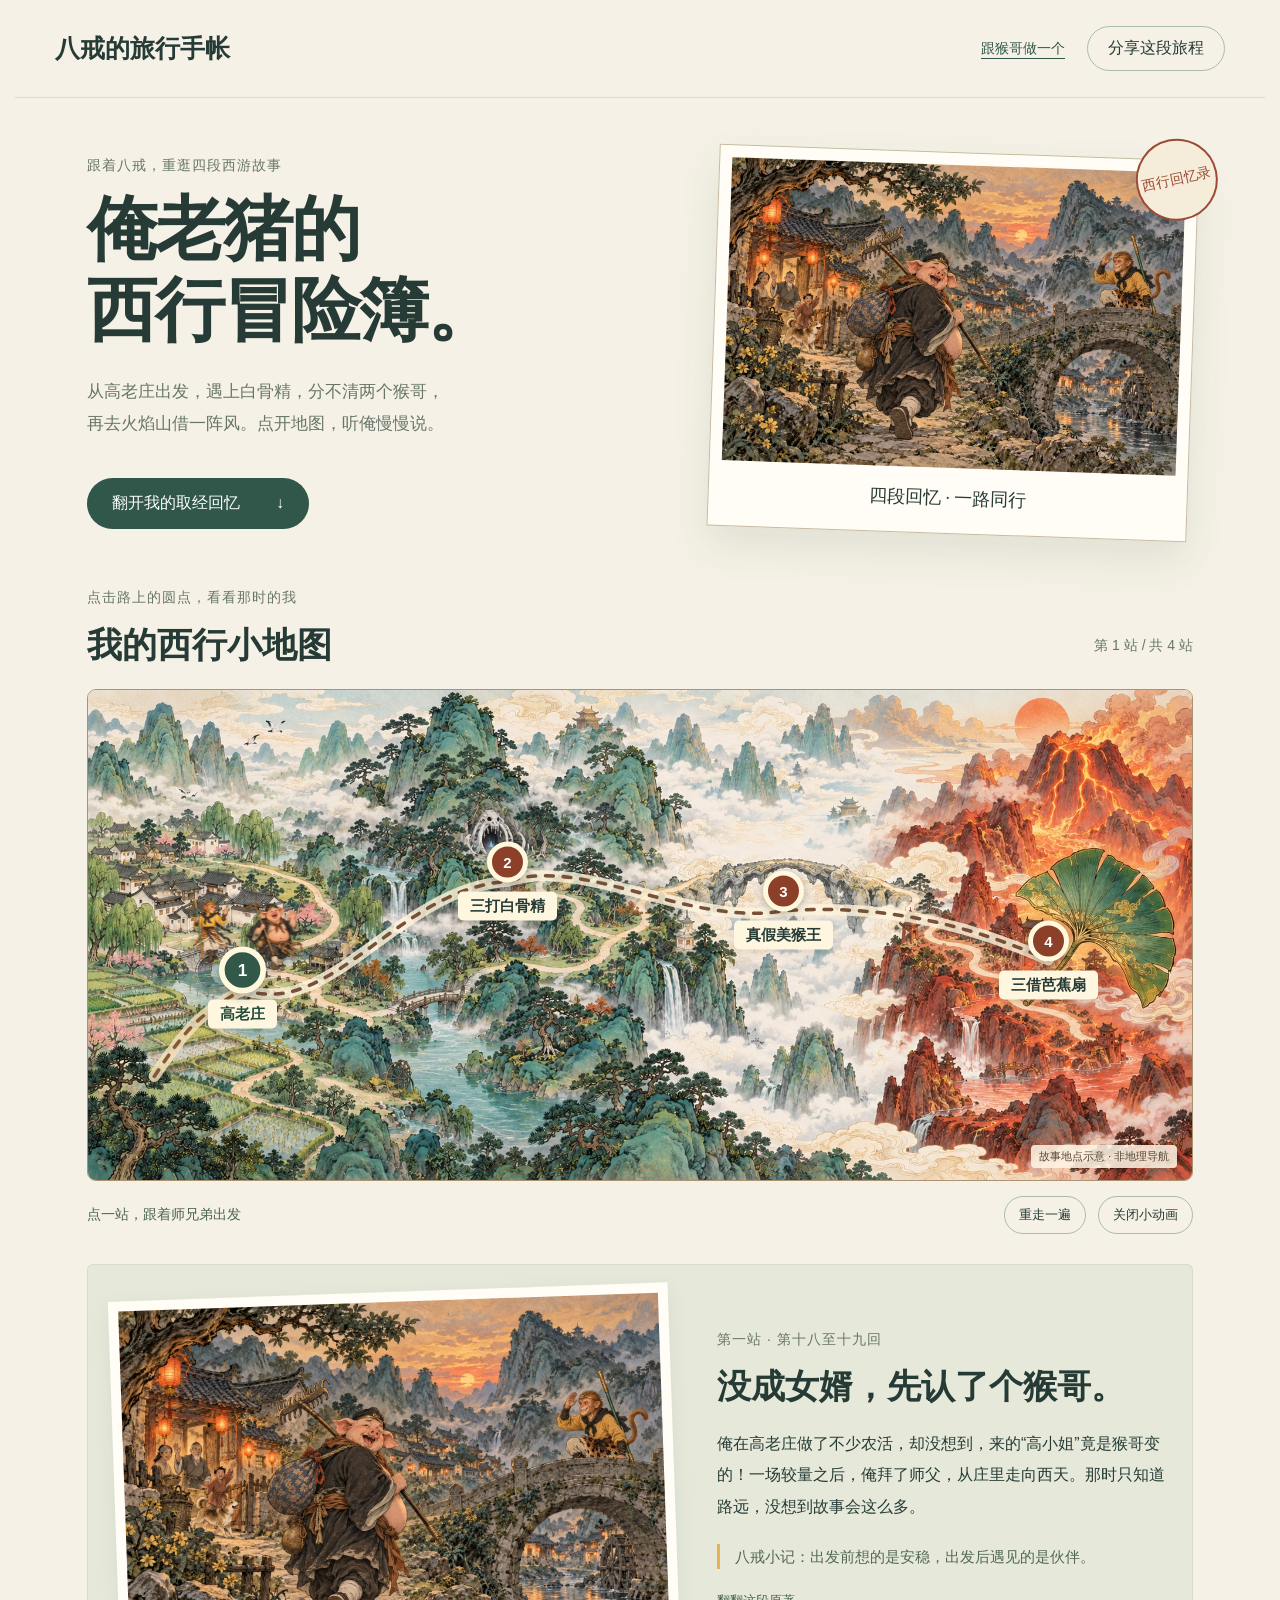
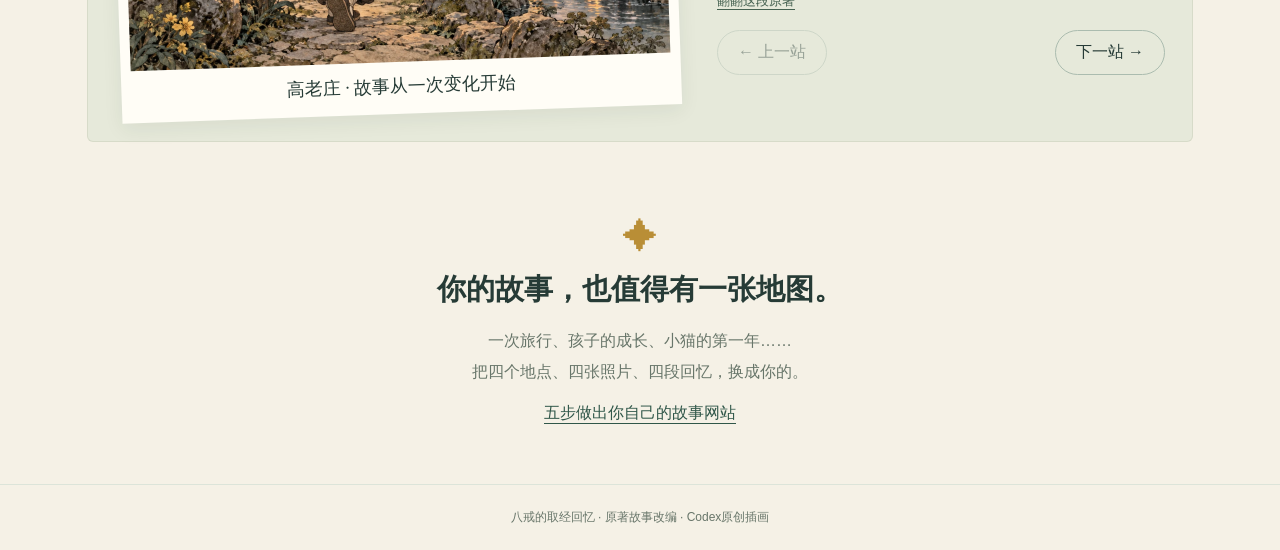
<file: index.html>
<!doctype html>
<html lang="zh-CN">
<head><meta charset="utf-8"><meta name="viewport" content="width=device-width,initial-scale=1"><title>八戒的取经回忆地图</title><meta name="description" content="点开一站，翻开一段取经回忆。一个可以换成自己人生故事的小网站。"><link rel="stylesheet" href="style.css"><link rel="stylesheet" href="storybook.css"><link rel="stylesheet" href="travel.css"></head>
<body>
<header><a class="brand" href="#">八戒的旅行手帐</a><nav><a href="steps.html">跟猴哥做一个</a><button id="share">分享这段旅程</button></nav></header>
<main>
<section class="intro"><div><p class="small">跟着八戒，重逛四段西游故事</p><h1>俺老猪的<br>西行冒险簿。</h1><p class="lead">从高老庄出发，遇上白骨精，分不清两个猴哥，<br>再去火焰山借一阵风。点开地图，听俺慢慢说。</p><a class="start" href="#journey">翻开我的取经回忆 <span>↓</span></a></div><div class="cover"><span class="stamp">西行回忆录</span><div class="cover-art" id="coverArt"></div><p>四段回忆 · 一路同行</p></div></section>
<section id="journey" class="journey"><div class="section-head"><div><p class="small">点击路上的圆点，看看那时的我</p><h2>我的西行小地图</h2></div><p id="count">第一站 / 共四站</p></div>
<div class="map-scroll"><div class="map" aria-label="取经回忆路线，示意地图"><img class="landscape story-map" src="images/map-v2.webp" alt="高老庄、白虎岭、云间辨真与火焰山的手绘西游地图"><div id="pins"></div><span class="map-note">故事地点示意 · 非地理导航</span></div></div><p class="mobile-hint">左右滑动地图，点开路上的故事</p>
<div class="memory"><div class="picture"><img id="storyImage" alt=""><span id="caption"></span></div><article aria-live="polite"><p class="small" id="chapter"></p><h3 id="storyTitle"></h3><p id="storyText"></p><p class="thought" id="thought"></p><a id="sourceLink" target="_blank" rel="noopener">翻翻这段原著</a><div class="turn"><button id="prev" aria-label="上一站">← 上一站</button><button id="next" aria-label="下一站">下一站 →</button></div></article></div>
</section>
<section class="ending"><span>✦</span><h2>你的故事，也值得有一张地图。</h2><p>一次旅行、孩子的成长、小猫的第一年……<br>把四个地点、四张照片、四段回忆，换成你的。</p><a href="steps.html">五步做出你自己的故事网站</a></section>
</main><footer>八戒的取经回忆 · 原著故事改编 · Codex原创插画</footer><p id="status" role="status"></p>
<script src="data.js"></script><script src="app.js"></script><script src="travel.js"></script>
</body></html>
</file>
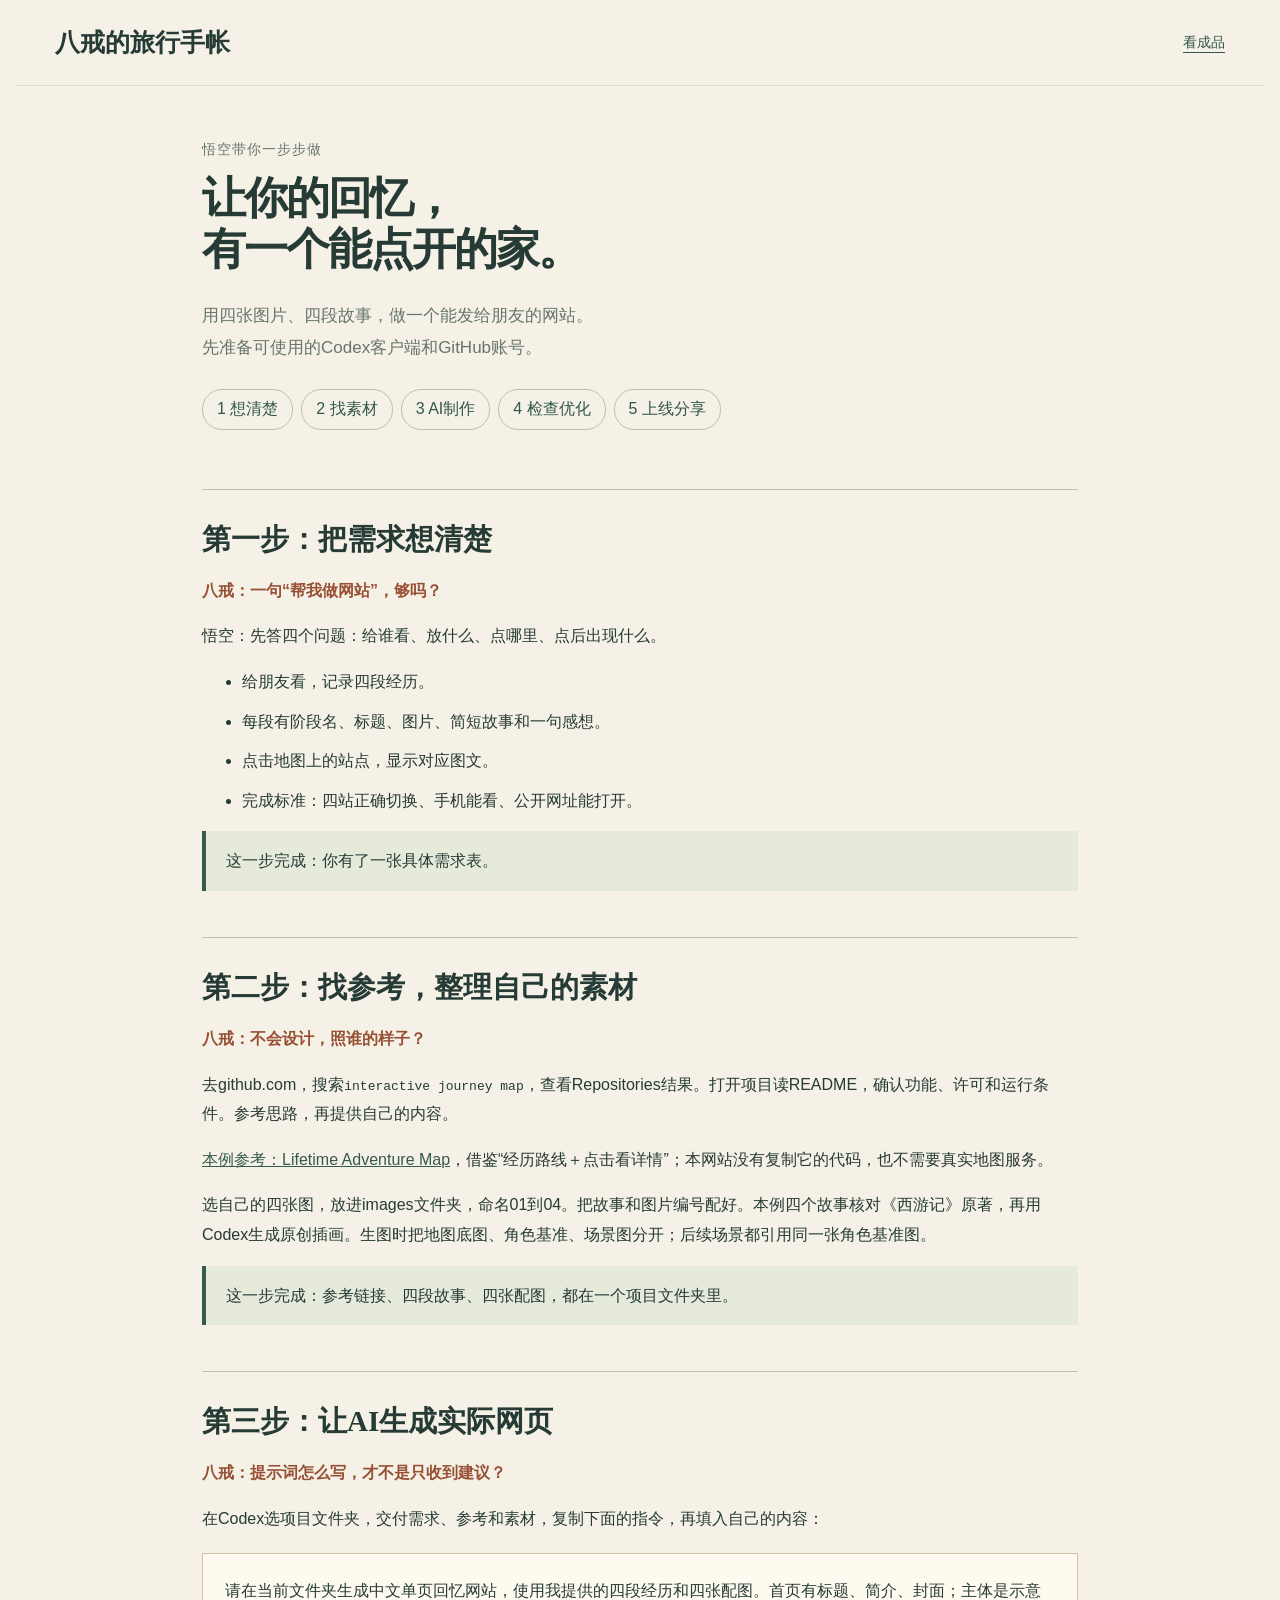
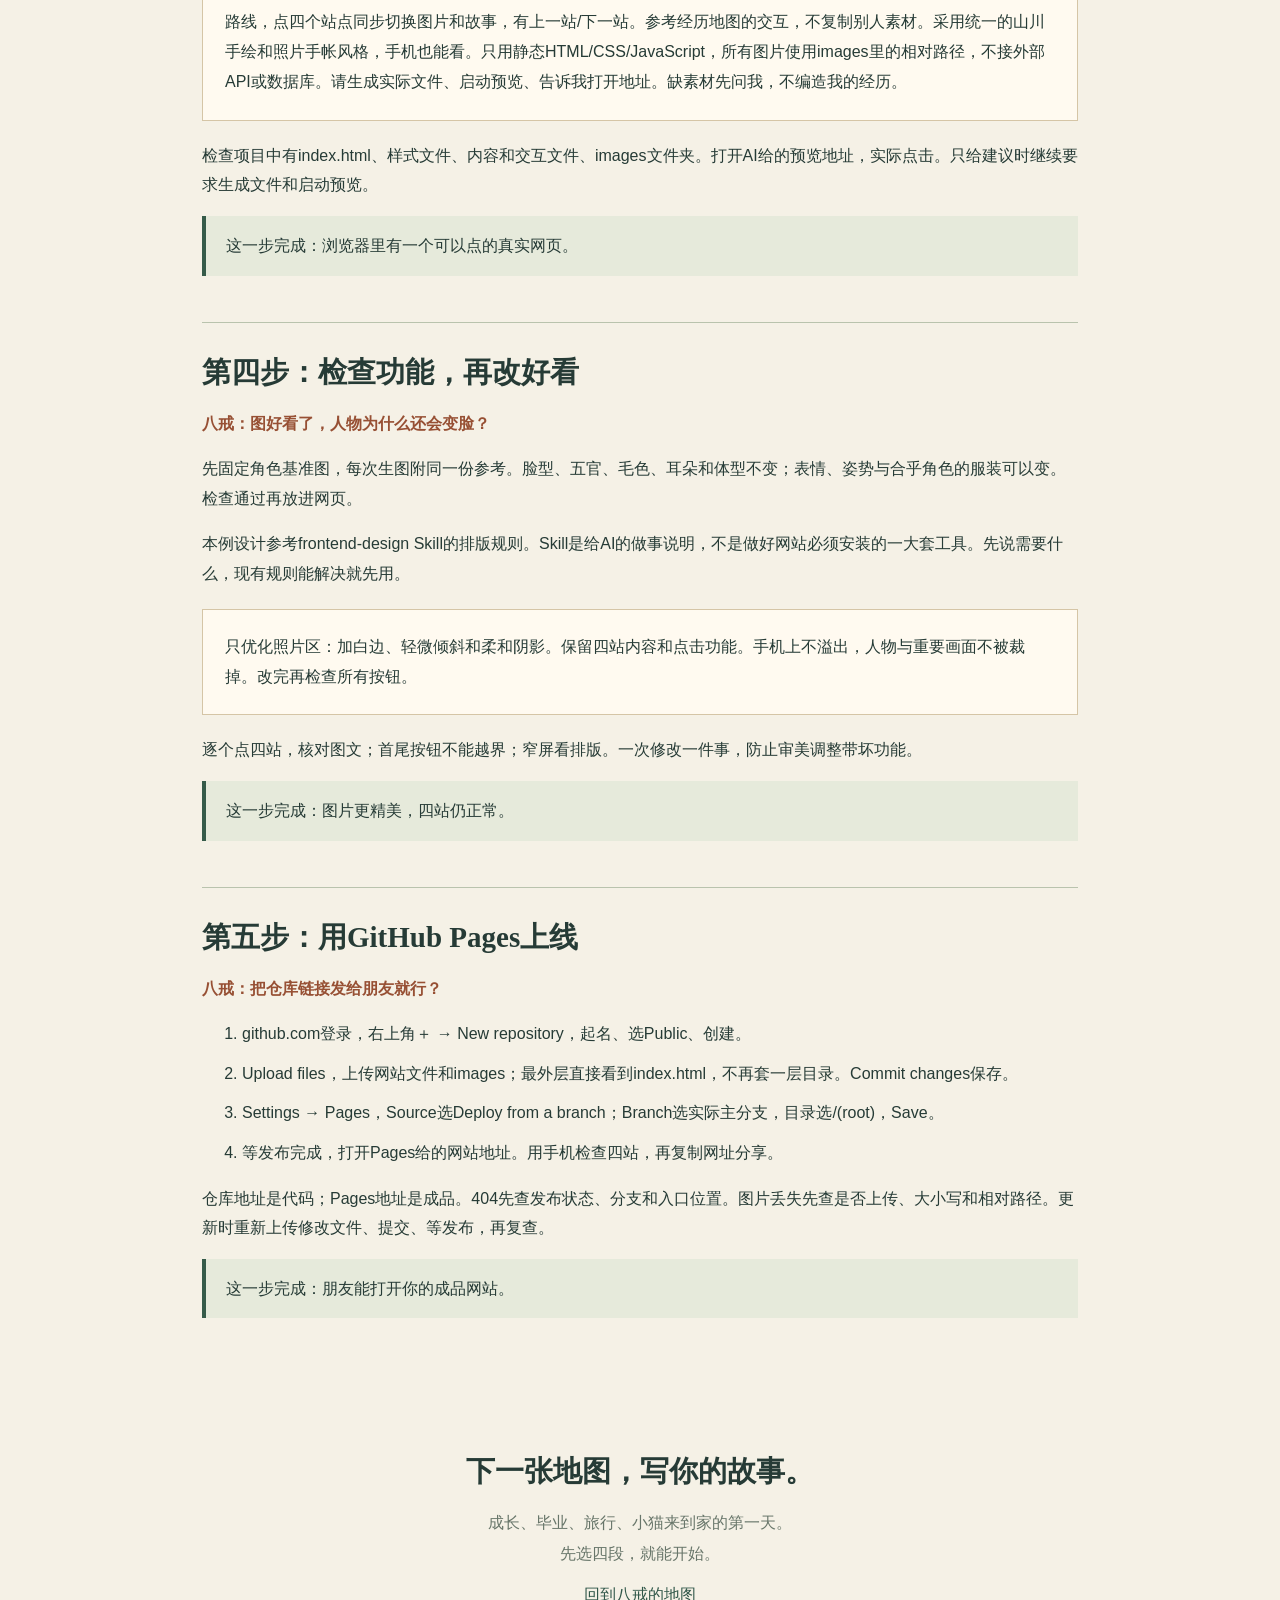
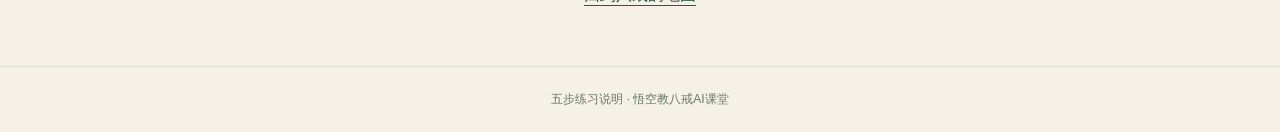
<file: steps.html>
<!doctype html><html lang="zh-CN"><head><meta charset="utf-8"><meta name="viewport" content="width=device-width,initial-scale=1"><title>跟猴哥做一个故事网站 · 五步跟做</title><link rel="stylesheet" href="style.css"><link rel="stylesheet" href="storybook.css"><style>main{max-width:940px}.lesson-top{padding:55px 0 35px}h1{font-size:44px}.route{display:flex;gap:8px;flex-wrap:wrap;margin:24px 0}.route a{padding:9px 14px;border:1px solid #b9c3ad;border-radius:20px;color:#305749;text-decoration:none}.step{padding:30px 0;border-top:1px solid #b9c3ad;scroll-margin-top:25px}.step h2{font-size:29px}.step p,.step li{line-height:1.85}.step li{margin-bottom:10px}.result{background:#e6eadb;padding:15px 20px;border-left:4px solid #355b49}blockquote{margin:20px 0;padding:22px;background:#fffaf0;border:1px solid #d5c5a6;line-height:1.9}.question{font-weight:bold;color:#975034}code{overflow-wrap:anywhere}.reference{color:#355b49}header nav a{font-size:14px}@media(max-width:600px){h1{font-size:34px}}</style></head><body><header><a class="brand" href="index.html">八戒的旅行手帐</a><nav><a href="index.html">看成品</a></nav></header><main><section class="lesson-top"><p class="small">悟空带你一步步做</p><h1>让你的回忆，<br>有一个能点开的家。</h1><p class="lead">用四张图片、四段故事，做一个能发给朋友的网站。<br>先准备可使用的Codex客户端和GitHub账号。</p><nav class="route"><a href="#s1">1 想清楚</a><a href="#s2">2 找素材</a><a href="#s3">3 AI制作</a><a href="#s4">4 检查优化</a><a href="#s5">5 上线分享</a></nav></section>
<section class="step" id="s1"><h2>第一步：把需求想清楚</h2><p class="question">八戒：一句“帮我做网站”，够吗？</p><p>悟空：先答四个问题：给谁看、放什么、点哪里、点后出现什么。</p><ul><li>给朋友看，记录四段经历。</li><li>每段有阶段名、标题、图片、简短故事和一句感想。</li><li>点击地图上的站点，显示对应图文。</li><li>完成标准：四站正确切换、手机能看、公开网址能打开。</li></ul><p class="result">这一步完成：你有了一张具体需求表。</p></section>
<section class="step" id="s2"><h2>第二步：找参考，整理自己的素材</h2><p class="question">八戒：不会设计，照谁的样子？</p><p>去github.com，搜索<code>interactive journey map</code>，查看Repositories结果。打开项目读README，确认功能、许可和运行条件。参考思路，再提供自己的内容。</p><p><a class="reference" href="https://github.com/SnailEngineering/lifetime-adventure-map" target="_blank" rel="noopener">本例参考：Lifetime Adventure Map</a>，借鉴“经历路线＋点击看详情”；本网站没有复制它的代码，也不需要真实地图服务。</p><p>选自己的四张图，放进images文件夹，命名01到04。把故事和图片编号配好。本例四个故事核对《西游记》原著，再用Codex生成原创插画。生图时把地图底图、角色基准、场景图分开；后续场景都引用同一张角色基准图。</p><p class="result">这一步完成：参考链接、四段故事、四张配图，都在一个项目文件夹里。</p></section>
<section class="step" id="s3"><h2>第三步：让AI生成实际网页</h2><p class="question">八戒：提示词怎么写，才不是只收到建议？</p><p>在Codex选项目文件夹，交付需求、参考和素材，复制下面的指令，再填入自己的内容：</p><blockquote>请在当前文件夹生成中文单页回忆网站，使用我提供的四段经历和四张配图。首页有标题、简介、封面；主体是示意路线，点四个站点同步切换图片和故事，有上一站/下一站。参考经历地图的交互，不复制别人素材。采用统一的山川手绘和照片手帐风格，手机也能看。只用静态HTML/CSS/JavaScript，所有图片使用images里的相对路径，不接外部API或数据库。请生成实际文件、启动预览、告诉我打开地址。缺素材先问我，不编造我的经历。</blockquote><p>检查项目中有index.html、样式文件、内容和交互文件、images文件夹。打开AI给的预览地址，实际点击。只给建议时继续要求生成文件和启动预览。</p><p class="result">这一步完成：浏览器里有一个可以点的真实网页。</p></section>
<section class="step" id="s4"><h2>第四步：检查功能，再改好看</h2><p class="question">八戒：图好看了，人物为什么还会变脸？</p><p>先固定角色基准图，每次生图附同一份参考。脸型、五官、毛色、耳朵和体型不变；表情、姿势与合乎角色的服装可以变。检查通过再放进网页。</p><p>本例设计参考frontend-design Skill的排版规则。Skill是给AI的做事说明，不是做好网站必须安装的一大套工具。先说需要什么，现有规则能解决就先用。</p><blockquote>只优化照片区：加白边、轻微倾斜和柔和阴影。保留四站内容和点击功能。手机上不溢出，人物与重要画面不被裁掉。改完再检查所有按钮。</blockquote><p>逐个点四站，核对图文；首尾按钮不能越界；窄屏看排版。一次修改一件事，防止审美调整带坏功能。</p><p class="result">这一步完成：图片更精美，四站仍正常。</p></section>
<section class="step" id="s5"><h2>第五步：用GitHub Pages上线</h2><p class="question">八戒：把仓库链接发给朋友就行？</p><ol><li>github.com登录，右上角＋ → New repository，起名、选Public、创建。</li><li>Upload files，上传网站文件和images；最外层直接看到index.html，不再套一层目录。Commit changes保存。</li><li>Settings → Pages，Source选Deploy from a branch；Branch选实际主分支，目录选/(root)，Save。</li><li>等发布完成，打开Pages给的网站地址。用手机检查四站，再复制网址分享。</li></ol><p>仓库地址是代码；Pages地址是成品。404先查发布状态、分支和入口位置。图片丢失先查是否上传、大小写和相对路径。更新时重新上传修改文件、提交、等发布，再复查。</p><p class="result">这一步完成：朋友能打开你的成品网站。</p></section><section class="ending"><h2>下一张地图，写你的故事。</h2><p>成长、毕业、旅行、小猫来到家的第一天。<br>先选四段，就能开始。</p><a href="index.html">回到八戒的地图</a></section></main><footer>五步练习说明 · 悟空教八戒AI课堂</footer></body></html>
</file>
<file: style.css>
:root{--ink:#243e36;--paper:#f8faf5;--green:#355b49;--gold:#e7b550;--muted:#62776a}*{box-sizing:border-box}html{scroll-behavior:smooth;scroll-padding-top:24px}body{margin:0;color:var(--ink);background:var(--paper);font-family:"Microsoft YaHei","PingFang SC",sans-serif}header{max-width:1250px;margin:auto;padding:26px 40px;display:flex;justify-content:space-between;align-items:center;border-bottom:1px solid #dce4d9}.brand{font-family:"STKaiti","KaiTi",serif;font-size:25px;font-weight:bold;color:var(--ink);text-decoration:none}button,a.start{font:inherit}button{cursor:pointer;background:transparent;border:1px solid #abbcaf;border-radius:30px;padding:11px 20px;color:var(--ink)}button:hover{background:#e7eee3}button:disabled{opacity:.4;cursor:default}button:focus-visible,a:focus-visible{outline:3px solid #b87814;outline-offset:5px}main{max-width:1170px;margin:auto;padding:0 32px}.intro{display:grid;grid-template-columns:1.2fr 1fr;gap:70px;padding:68px 0 74px;align-items:center}.small{font-size:14px;letter-spacing:1px;color:var(--muted);margin:0 0 15px}h1,h2,h3{font-family:"STKaiti","KaiTi","Songti SC",serif}h1{font-size:64px;line-height:1.18;letter-spacing:-2px;margin:0 0 25px}p.lead{font-size:17px;line-height:1.9;color:var(--muted)}.start{display:inline-flex;gap:36px;align-items:center;background:var(--green);color:white;border-radius:30px;padding:15px 25px;text-decoration:none;margin-top:20px}.cover{position:relative;background:#fff;transform:rotate(3deg);padding:18px 18px 8px;box-shadow:0 18px 42px #26443719;border:1px solid #e0e6dd}.cover-art svg{width:100%;display:block}.cover p{text-align:center;font-family:"KaiTi",serif;font-size:18px}.stamp{position:absolute;right:-20px;top:-22px;z-index:1;border:2px solid #a25142;color:#a25142;border-radius:50%;width:82px;height:82px;display:grid;place-items:center;background:#faf6e7;transform:rotate(-14deg);font-size:14px}.section-head{display:flex;justify-content:space-between;align-items:end;margin-bottom:24px}h2{font-size:35px;margin:0}.section-head>p{font-size:14px;color:var(--muted)}.map{position:relative;height:350px;border-radius:7px;overflow:hidden;border:1px solid #cbd9cd}.landscape{width:100%;height:100%;position:absolute}.pin{position:absolute;transform:translate(-50%,-50%);padding:0;border:0;background:none;text-align:center;min-width:100px}.pin:hover{background:none}.pin b{display:grid;place-items:center;margin:auto auto 9px;width:41px;height:41px;border:5px solid #faf8e8;background:#355b49;border-radius:50%;color:white;box-shadow:0 3px 10px #253f3440;font-size:15px}.pin span{background:#faf8e8;padding:5px 12px;border-radius:5px;display:inline-block;font-size:15px;font-weight:600}.pin[aria-pressed=true] b{background:#bd6b38;transform:scale(1.14)}.pin[aria-pressed=true] span{color:#a45325}.map-note{position:absolute;bottom:12px;right:15px;color:#fff;font-size:12px;background:#355b4999;padding:4px 8px;border-radius:4px}.memory{display:grid;grid-template-columns:1fr 1fr;gap:65px;align-items:center;margin:38px 0 0;padding:30px;background:#edf2e9;border-radius:6px}.picture{background:white;padding:10px 10px 16px;transform:rotate(-2deg);box-shadow:0 6px 20px #22392f12;min-width:0}.picture img{width:100%;aspect-ratio:1.5;object-fit:cover;display:block}.picture span{display:block;text-align:center;font-family:"KaiTi",serif;font-size:18px;margin-top:12px}h3{font-size:34px;margin:0 0 18px}#storyText{font-size:16px;line-height:1.95;max-width:32em;margin:0}.thought{border-left:3px solid var(--gold);padding-left:15px;font-size:15px;line-height:1.7;color:#526753;margin:22px 0}.turn{display:flex;justify-content:space-between;gap:10px}.ending{text-align:center;padding:75px 0 60px}.ending>span{font-size:35px;color:#b98e36}.ending h2{font-size:29px;margin:13px 0}.ending p{line-height:1.9;color:var(--muted);font-size:16px}.ending a{color:var(--green);text-underline-offset:5px}footer{text-align:center;font-size:12px;color:var(--muted);padding:24px;border-top:1px solid #dce4d9}#status:not(:empty){position:fixed;bottom:25px;left:50%;transform:translateX(-50%);background:var(--ink);color:white;padding:12px 23px;border-radius:8px;width:max-content;max-width:90vw;z-index:10}#status:empty{display:none}@media(max-width:700px){header{padding:20px}.brand{font-size:21px}header button{font-size:12px;padding:9px 13px}main{padding:0 20px}.intro{grid-template-columns:1fr;gap:42px;padding:40px 0 55px}h1{font-size:44px}.lead br{display:none}.cover{max-width:370px;width:90%;margin:auto}.stamp{right:-13px}.section-head{align-items:start;gap:8px}h2{font-size:27px}.section-head>p{white-space:nowrap;font-size:12px}.small{font-size:12px;line-height:1.6}.map{height:235px}.pin{min-width:65px}.pin b{width:34px;height:34px;border-width:4px;font-size:12px}.pin span{font-size:12px;padding:5px 7px}.memory{grid-template-columns:1fr;gap:30px;padding:20px;margin-top:24px}h3{font-size:29px}.ending{padding:50px 0}.ending h2{font-size:25px}}@media(prefers-reduced-motion:reduce){html{scroll-behavior:auto}*{transition:none!important}}
</file>
<file: storybook.css>
:root{--ink:#263b36;--paper:#f5f1e6;--green:#305749;--muted:#68766a}body{background-color:var(--paper);background-image:radial-gradient(#82755910 .7px,transparent .7px);background-size:6px 6px}header{border-color:#b9aa8c55}header nav{display:flex;align-items:center;gap:22px}header nav a{font-size:14px;color:var(--green);text-underline-offset:5px}.intro{padding-top:54px;padding-bottom:55px;gap:50px}h1{font-size:70px;line-height:1.15}.cover{padding:12px 12px 5px;background:#fffdf5;border-color:#c7baa1;transform:rotate(2deg)}.cover-art img{aspect-ratio:1.5;object-fit:cover}.stamp{background:#f5edda;border-color:#9c4a34;color:#9c4a34}.section-head{margin-bottom:20px}.map-scroll{overflow-x:auto;border-radius:9px;border:1px solid #ac9471}.map{height:auto;aspect-ratio:2.25;min-width:760px;border:0;border-radius:0}.story-map{width:100%;height:100%;object-fit:fill}.pin b{background:#8c402a;border-color:#fff8dc;box-shadow:0 2px 10px #2e271d55}.pin span{background:#fff6df;box-shadow:0 2px 9px #3a2d1e22}.pin[aria-pressed=true] b{background:#315848;transform:scale(1.15)}.pin[aria-pressed=true] span{color:#244d3d}.map-note{background:#fff6e6d9;color:#554735;font-size:11px}.memory{gap:42px;grid-template-columns:1.25fr 1fr;background:#e6e9da;border:1px solid #b6bda555;padding:27px;margin-top:30px}.picture{background:#fffdf6}.picture img{aspect-ratio:1.5;object-fit:contain}#sourceLink{display:inline-block;margin:0 0 20px;color:#456150;font-size:13px;text-underline-offset:4px}.mobile-hint{display:none}.revealing{animation:page-open .35s ease-out}@keyframes page-open{from{opacity:.4;transform:translateY(6px)}to{opacity:1;transform:translateY(0)}}@media(max-width:700px){header nav{gap:8px}header nav a{font-size:12px}header button{padding:9px 10px}.brand{font-size:19px}h1{font-size:49px}.intro{gap:30px;padding:33px 0 42px}.memory{grid-template-columns:1fr;gap:24px;padding:17px}.mobile-hint{display:block;color:#68705e;font-size:12px;margin:10px 0}.section-head{display:block}.section-head>p{margin:12px 0}h2{font-size:28px}.map{min-width:760px}.cover{width:94%}.ending h2{font-size:26px}}@media(prefers-reduced-motion:reduce){.revealing{animation:none}}
</file>
<file: travel.css>
.route-overlay{position:absolute;inset:0;width:100%;height:100%;pointer-events:none;z-index:1}.route-overlay path{fill:none;stroke-linecap:round;stroke-linejoin:round}.route-shadow{stroke:#fff6dccc;stroke-width:10}.route-dashes{stroke:#765038;stroke-width:3.2;stroke-dasharray:7 9}.route-complete{stroke:#c7872c;stroke-width:3.3;stroke-dasharray:0 1600}.pin{z-index:4}.travelers{position:absolute;z-index:3;display:flex;gap:0;align-items:end;transform:translate(-45%,-65%);pointer-events:none;will-change:left,top}.traveler{position:relative;width:69px;height:88px}.traveler img{width:100%;height:100%;object-fit:contain;filter:drop-shadow(0 3px 2px #201b2540)}.traveler.pig{width:74px;margin-left:-8px;transform:translateY(4px)}.walking .traveler img{animation:soft-step .8s ease-in-out infinite}.walking .pig img{animation-delay:.25s}.going-left .traveler img{transform:scaleX(-1)}.walking.going-left .traveler img{animation-name:soft-step-left}.arrival-spark{position:absolute;top:4px;right:0;color:#fff0a6;font-size:22px;opacity:0}.arrived .arrival-spark{animation:arrival .8s ease-out 1}.map-controls{display:flex;align-items:center;gap:12px;margin:15px 0 5px;flex-wrap:wrap}.map-controls p{flex:1;min-width:220px;margin:0;font-size:14px;color:#4c6355}.map-controls button{font-size:13px;padding:9px 14px}.motion-off *{animation:none!important}.diary-audio{display:flex;align-items:center;gap:12px;margin:0 0 20px}.diary-audio button{display:flex;gap:8px;align-items:center;padding:10px 15px;border-color:#a4af90;background:#fff8e8}.diary-audio svg{width:19px;height:19px}.diary-audio small{color:#647257}.diary-audio button[aria-pressed=true]{background:#355b49;color:white}.arrival-spark{pointer-events:none}@keyframes soft-step{0%,100%{transform:translateY(0)}50%{transform:translateY(-2px)}}@keyframes soft-step-left{0%,100%{transform:scaleX(-1) translateY(0)}50%{transform:scaleX(-1) translateY(-2px)}}@keyframes arrival{0%{opacity:0;transform:scale(.7)}45%{opacity:1;transform:scale(1.1)}100%{opacity:0;transform:scale(1.4)}}@media(max-width:700px){.traveler{width:57px;height:76px}.traveler.pig{width:62px}.map-controls{gap:8px}.map-controls p{font-size:12px;flex-basis:100%}.map-controls button{font-size:12px}}@media(prefers-reduced-motion:reduce){.walking .traveler img,.arrived .arrival-spark{animation:none}}
.travelers{transform:translate(-50%,-100%);margin-top:-14px}.route-complete{stroke-width:9;opacity:.16}
</file>
